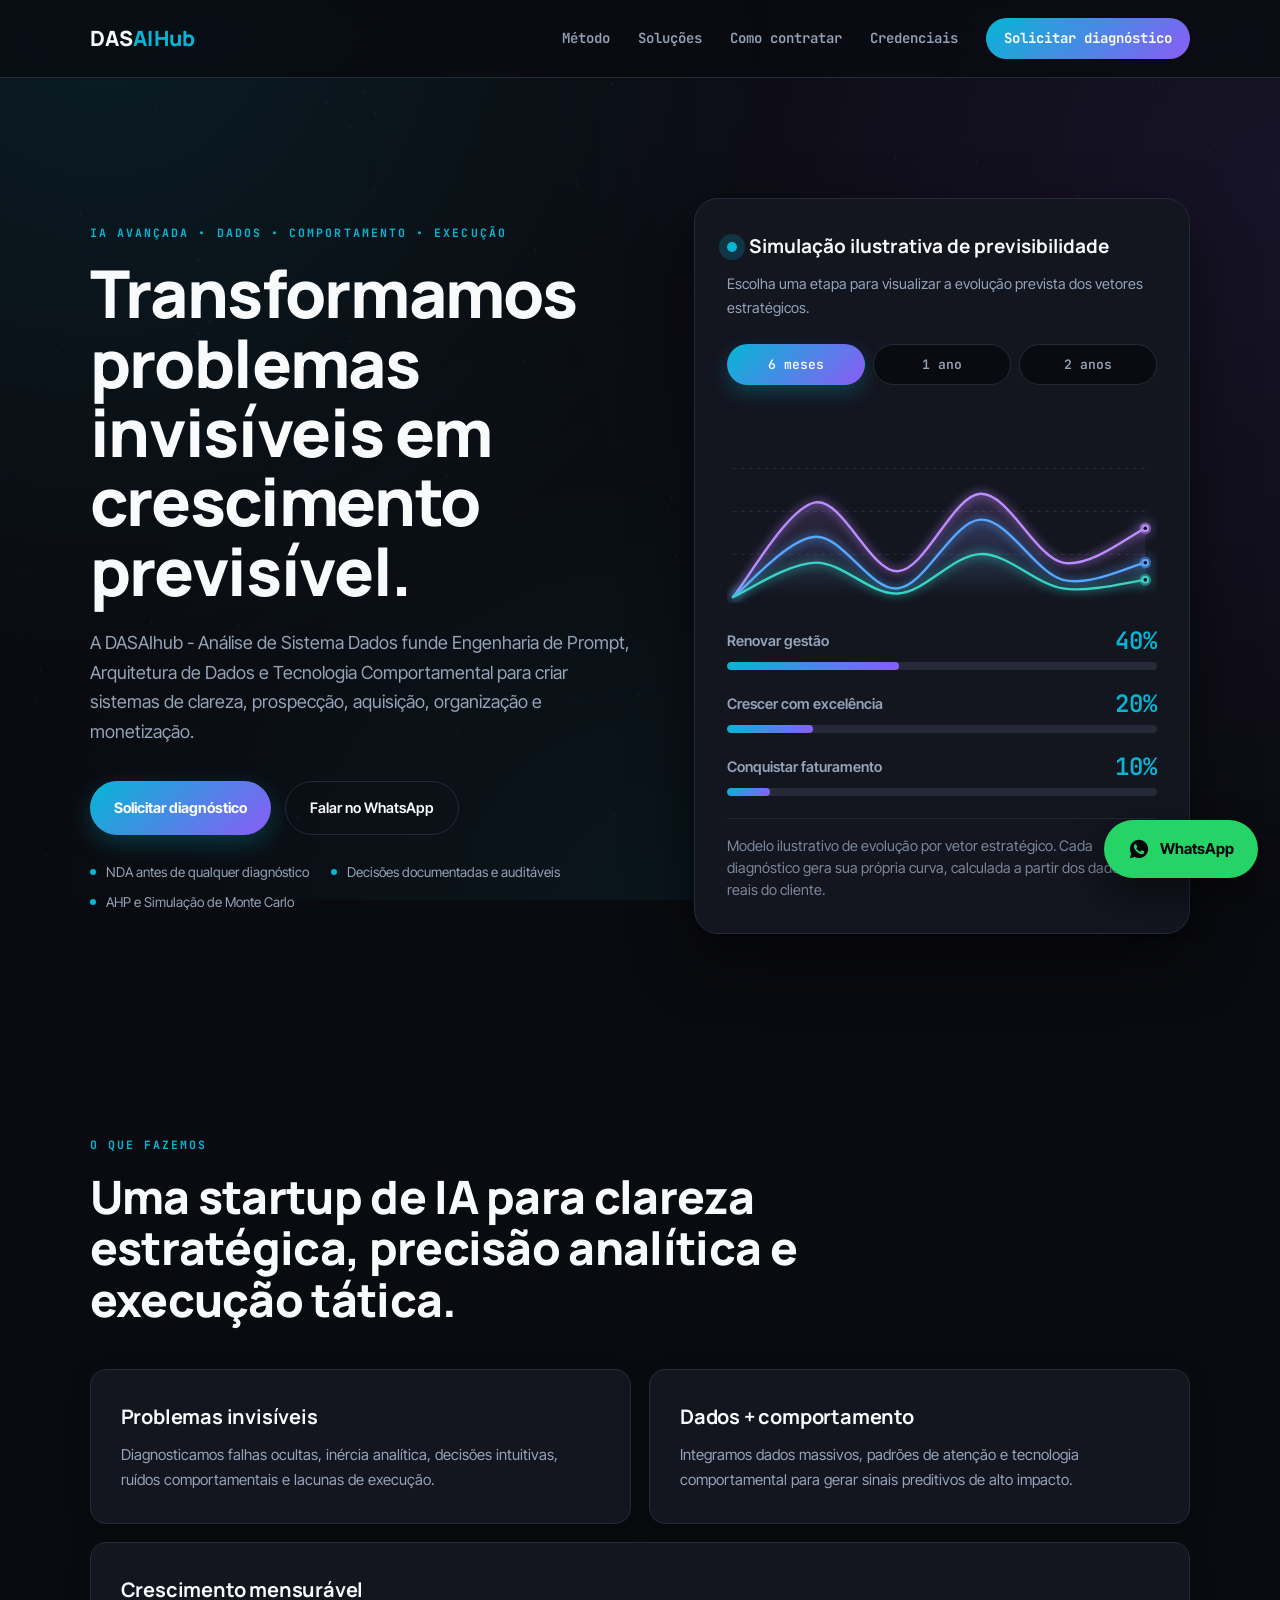
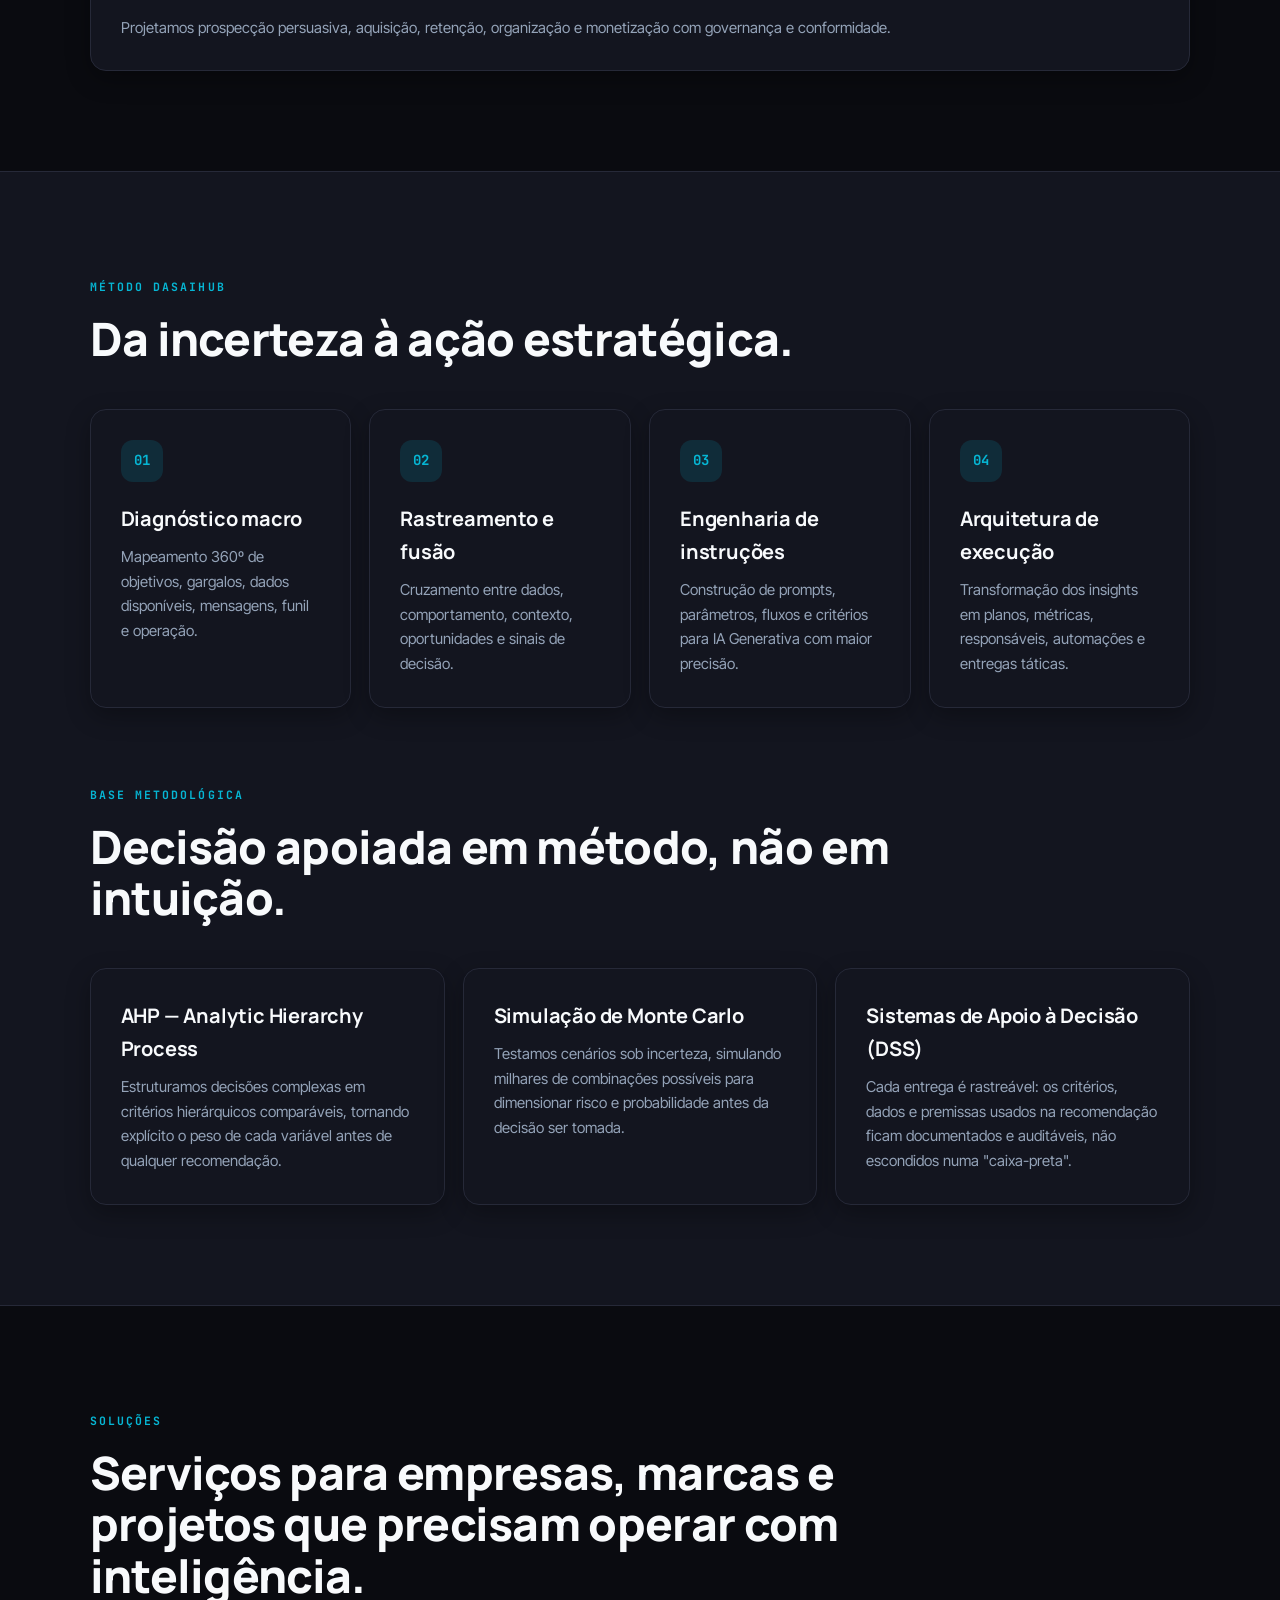
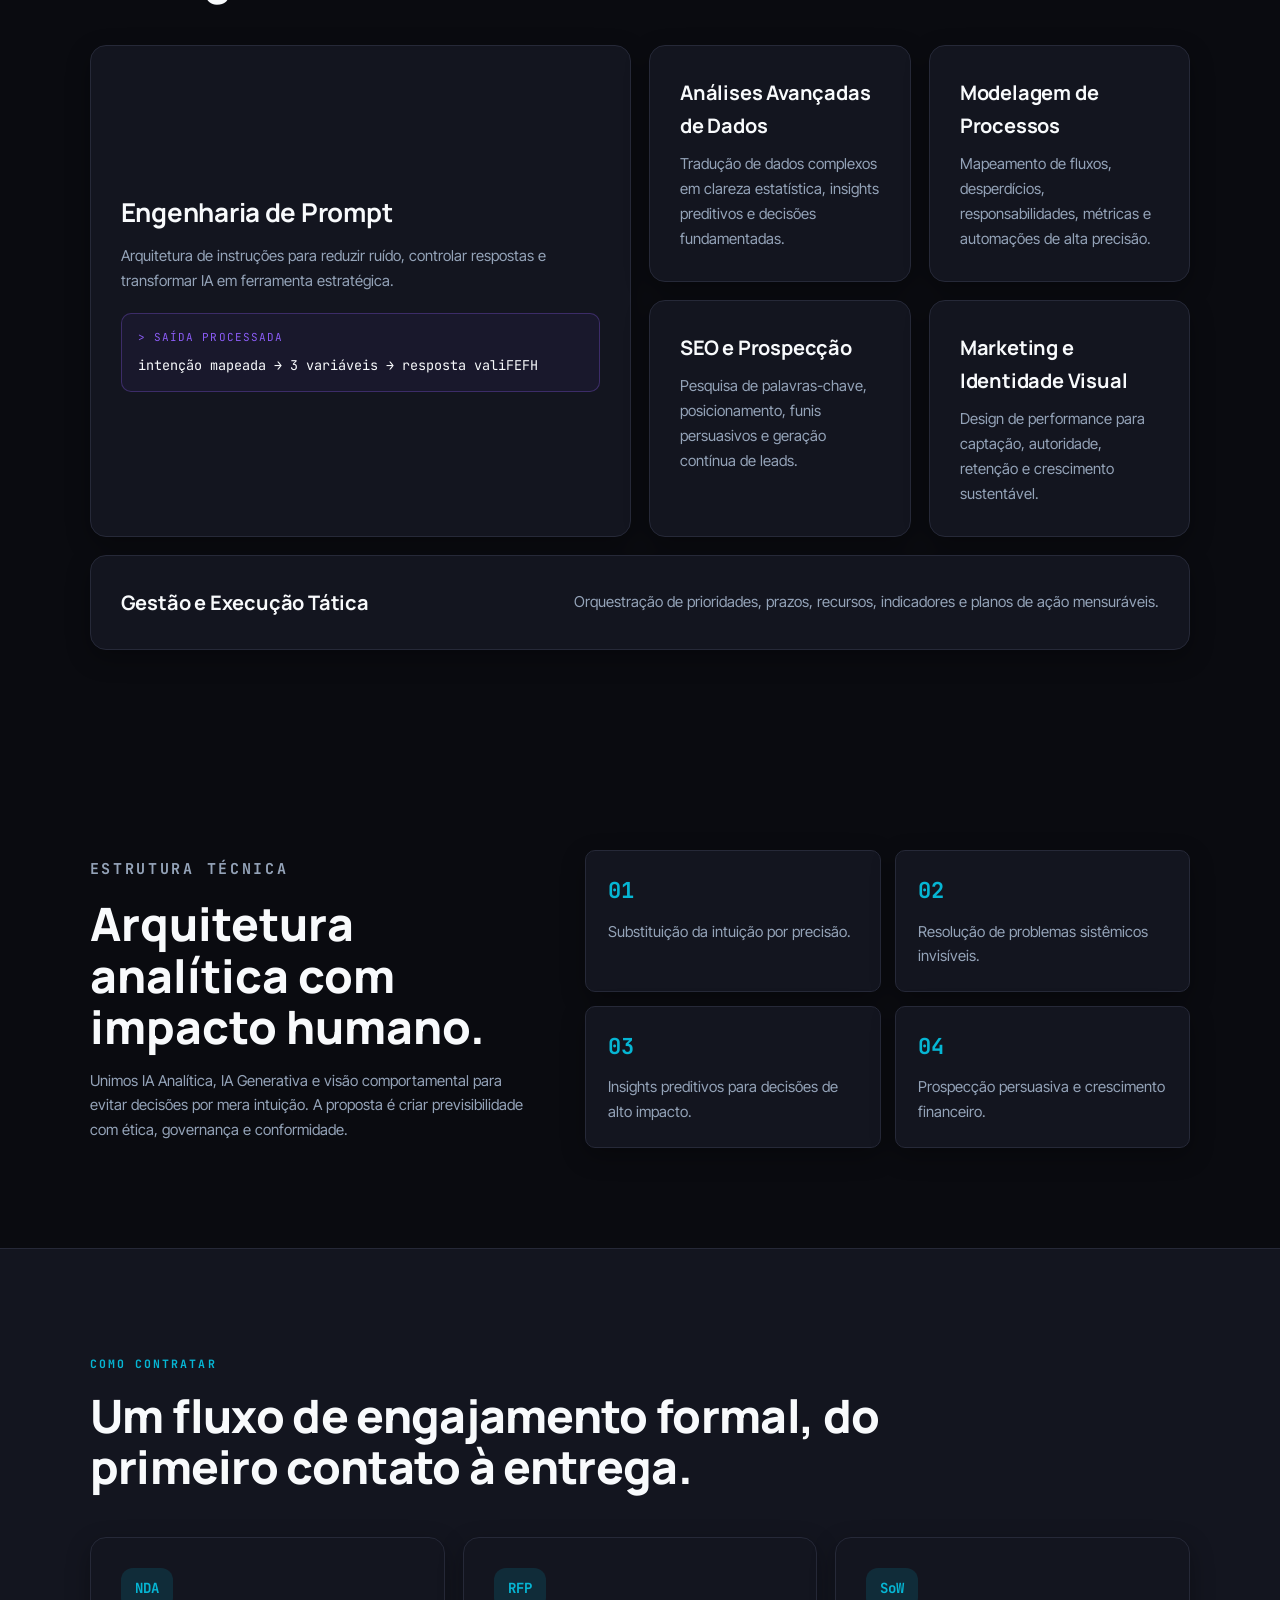
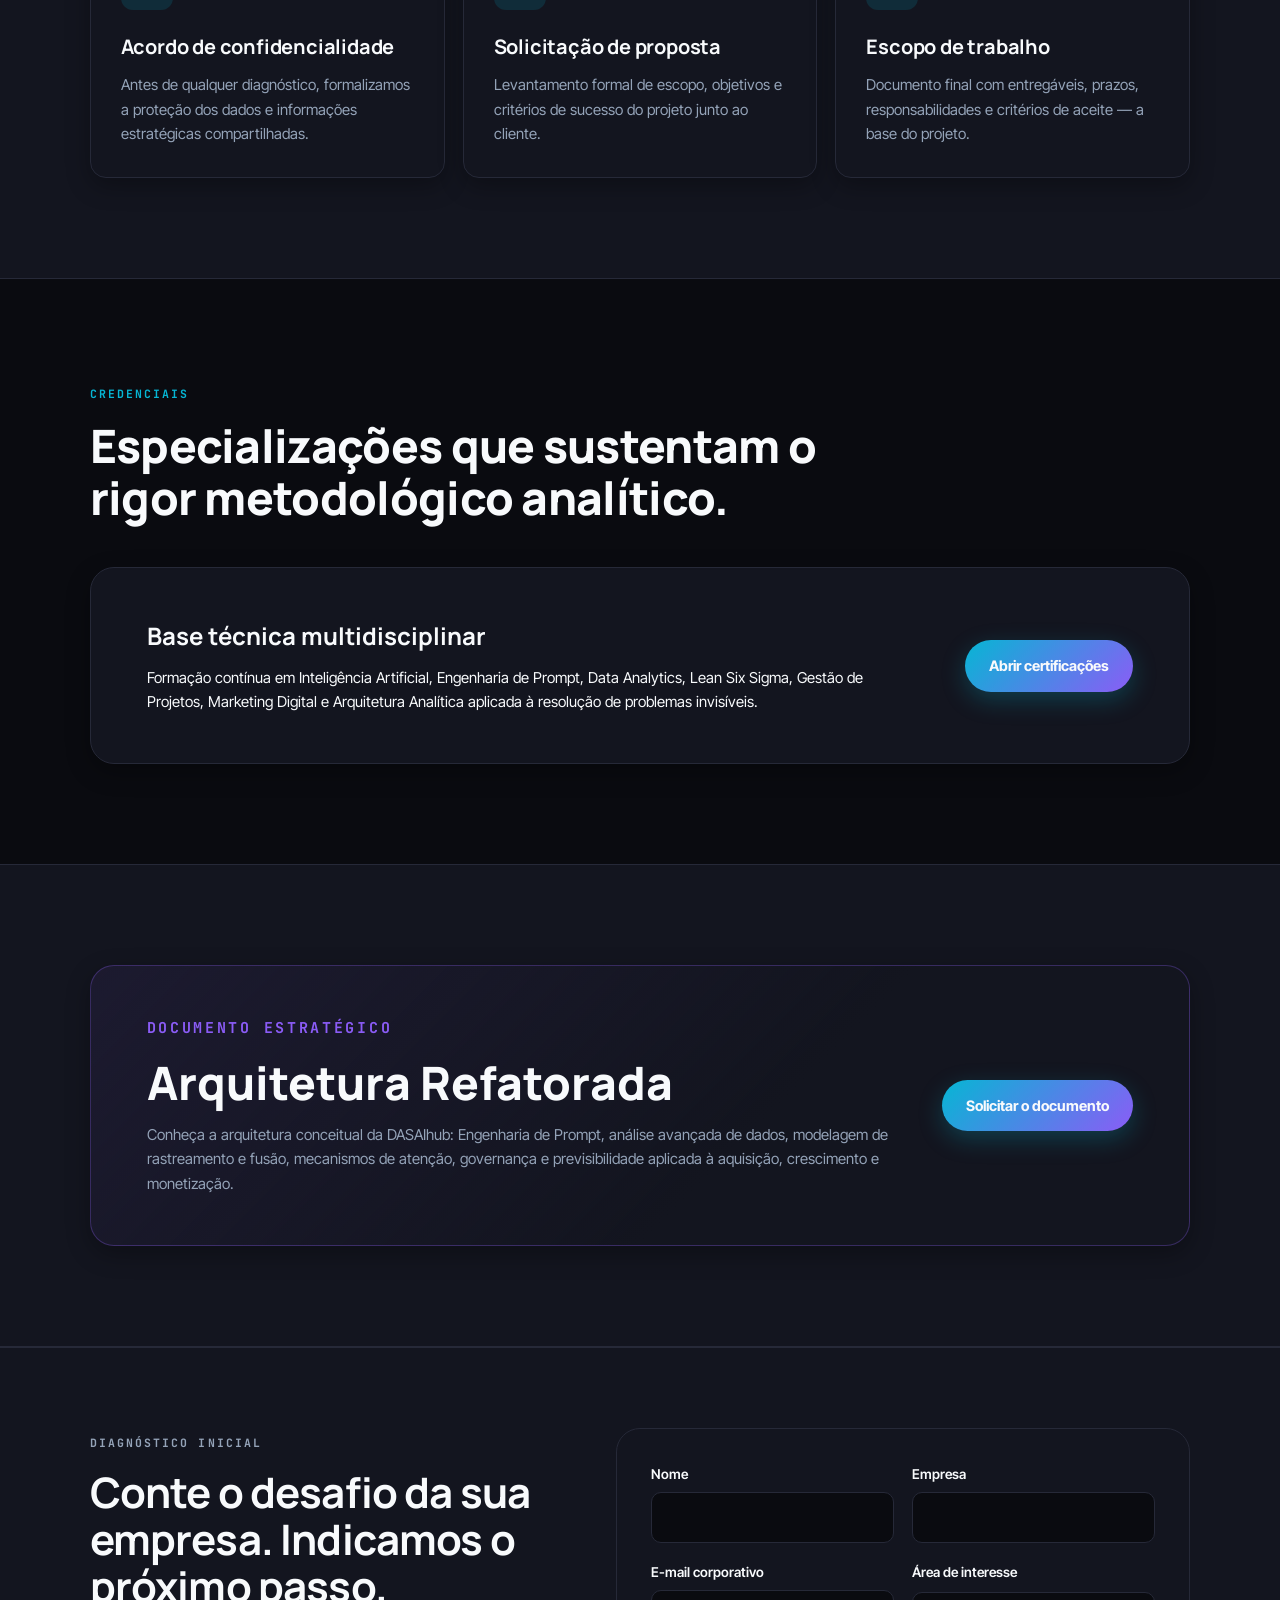
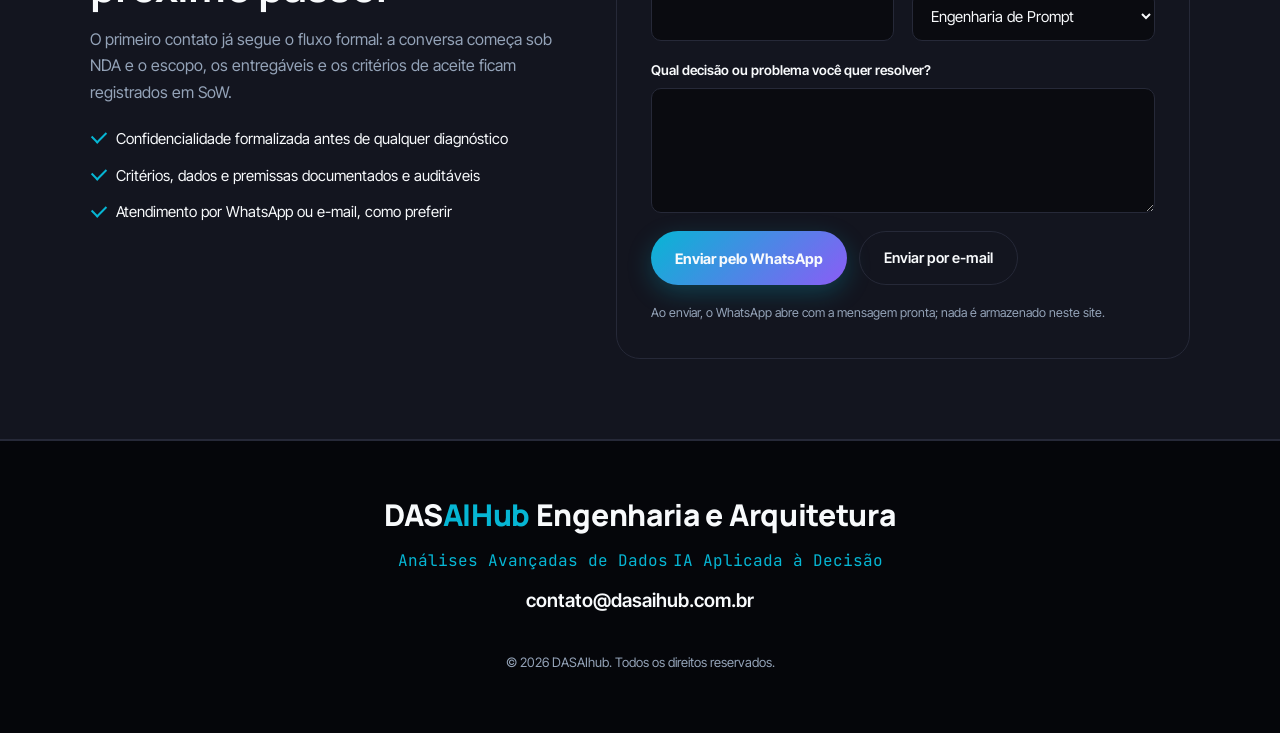
<file: index.html>
<!DOCTYPE html>
<html lang="pt-BR">
<head>
  <meta charset="UTF-8" />
  <meta name="viewport" content="width=device-width, initial-scale=1.0" />
  <meta name="description" content="DASAIhub: startup de Inteligência Artificial, Engenharia de Prompt, Arquitetura de Dados e análises avançadas para transformar problemas invisíveis em crescimento previsível." />
  <meta name="keywords" content="DASAIhub, inteligência artificial, engenharia de prompt, análise de dados, IA generativa, automação, prospecção com IA, dados comportamentais" />
  <meta name="author" content="DASAIhub" />

  <!-- Open Graph -->
  <meta property="og:title" content="DASAIhub | IA, Dados e Engenharia de Prompt" />
  <meta property="og:description" content="Transformamos problemas invisíveis em sistemas previsíveis de aquisição, crescimento e monetização." />
  <meta property="og:type" content="website" />
  <meta property="og:url" content="https://dasaihub.com.br" />
  <meta property="og:locale" content="pt_BR" />
  <meta property="og:site_name" content="DASAIhub" />
  <meta property="og:image" content="https://dasaihub.com.br/assets/og-image.jpg" />
  <meta property="og:image:width" content="1200" />
  <meta property="og:image:height" content="630" />
  <meta property="og:image:alt" content="DASAIhub — IA, Dados e Engenharia de Prompt" />

  <!-- Twitter / X Card -->
  <meta name="twitter:card" content="summary_large_image" />
  <meta name="twitter:title" content="DASAIhub | IA, Dados e Engenharia de Prompt" />
  <meta name="twitter:description" content="Transformamos problemas invisíveis em sistemas previsíveis de aquisição, crescimento e monetização." />
  <meta name="twitter:image" content="https://dasaihub.com.br/assets/og-image.jpg" />

  <link rel="canonical" href="https://dasaihub.com.br/" />
  <meta name="theme-color" content="#0A0B10" />
  <title>DASAIhub | IA, Engenharia de Prompt e Análises Avançadas</title>
  <link rel="preconnect" href="https://fonts.googleapis.com" />
  <link rel="preconnect" href="https://fonts.gstatic.com" crossorigin />
  <link href="https://fonts.googleapis.com/css2?family=Inter+Tight:wght@400;500;600;700&family=Manrope:wght@500;600;700;800&family=JetBrains+Mono:wght@400;500;600&display=swap" rel="stylesheet" />
  <link rel="stylesheet" href="style.css" />

  <noscript>
    <style>.reveal { opacity: 1 !important; transform: none !important; filter: none !important; }</style>
  </noscript>

  <script type="application/ld+json">
  {
    "@context": "https://schema.org",
    "@type": "ProfessionalService",
    "name": "DASAIhub",
    "url": "https://dasaihub.com.br",
    "description": "Consultoria em Inteligência Artificial, Engenharia de Prompt, Arquitetura Refaturada de Dados e Sistemas de Apoio à Decisão (AHP e Simulação de Monte Carlo).",
    "email": "contato@dasaihub.com.br",
    "areaServed": "BR",
    "knowsAbout": [
      "Inteligência Artificial",
      "Engenharia de Prompt",
      "Sistemas de Apoio à Decisão",
      "Analytic Hierarchy Process",
      "Simulação de Monte Carlo",
      "Análise de Dados"
    ]
  }
  </script>
</head>
<body>
  <canvas id="meshBg" aria-hidden="true"></canvas>

  <header class="site-header">
    <a href="#inicio" class="brand brand-wordmark" aria-label="DASAIhub início">
      <span class="brand-text">DAS<span>AIHub</span></span>
    </a>

    <button class="menu-button" id="menuButton" aria-label="Abrir menu" aria-expanded="false">
      <span></span><span></span><span></span>
    </button>

    <nav class="nav" id="nav">
      <a href="#metodo">Método</a>
      <a href="#solucoes">Soluções</a>
      <a href="#processo">Como contratar</a>
      <a href="#certificacoes">Credenciais</a>
      <a href="#contato" class="nav-cta">Solicitar diagnóstico</a>
    </nav>
  </header>

  <main>
    <section class="hero" id="inicio">
      <div class="hero-content">
        <p class="eyebrow reveal">IA avançada • Dados • Comportamento • Execução</p>
        <h1 class="reveal">Transformamos problemas invisíveis em crescimento previsível.</h1>
        <p class="hero-text reveal">
          A DASAIhub - Análise de Sistema Dados funde Engenharia de Prompt, Arquitetura de Dados e Tecnologia Comportamental para criar sistemas de clareza, prospecção, aquisição, organização e monetização.
        </p>
        <div class="actions reveal">
          <a class="btn primary" href="#contato">Solicitar diagnóstico</a>
          <a class="btn ghost" href="https://wa.me/5515997963306?text=Ol%C3%A1%2C%20quero%20uma%20an%C3%A1lise%20da%20DASAIhub." target="_blank" rel="noopener">Falar no WhatsApp</a>
        </div>
        <ul class="trust-line reveal" aria-label="Como trabalhamos">
          <li>NDA antes de qualquer diagnóstico</li>
          <li>Decisões documentadas e auditáveis</li>
          <li>AHP e Simulação de Monte Carlo</li>
        </ul>
      </div>

      <aside class="hero-panel previsibilidade-card reveal" aria-label="Gráfico de previsibilidade DASAIhub">
        <div class="panel-top">
          <span class="pulse"></span>
          <strong>Simulação ilustrativa de previsibilidade</strong>
        </div>
        <p>Escolha uma etapa para visualizar a evolução prevista dos vetores estratégicos.</p>

        <div class="stage-buttons" role="group" aria-label="Selecionar período de projeção">
          <button type="button" id="btn6m" data-stage="6m" aria-pressed="true">6 meses</button>
          <button type="button" id="btn1a" data-stage="1a" aria-pressed="false">1 ano</button>
          <button type="button" id="btn2a" data-stage="2a" aria-pressed="false">2 anos</button>
        </div>

        <div class="forecast-graph" id="forecastChart" role="img" aria-label="Gráfico de evolução dos vetores estratégicos"></div>

        <div class="forecast-item">
          <div class="forecast-top">
            <span>Renovar gestão</span>
            <strong id="gestaoValue">40%</strong>
          </div>
          <div class="forecast-bar"><div class="forecast-fill" id="gestaoBar"></div></div>
        </div>

        <div class="forecast-item">
          <div class="forecast-top">
            <span>Crescer com excelência</span>
            <strong id="excelenciaValue">20%</strong>
          </div>
          <div class="forecast-bar"><div class="forecast-fill" id="excelenciaBar"></div></div>
        </div>

        <div class="forecast-item">
          <div class="forecast-top">
            <span>Conquistar faturamento</span>
            <strong id="faturamentoValue">10%</strong>
          </div>
          <div class="forecast-bar"><div class="forecast-fill" id="faturamentoBar"></div></div>
        </div>

        <p class="forecast-disclaimer">Modelo ilustrativo de evolução por vetor estratégico. Cada diagnóstico gera sua própria curva, calculada a partir dos dados reais do cliente.</p>
      </aside>
    </section>

    <section class="section intro" id="sobre">
      <div class="section-title reveal">
        <p class="eyebrow">O que fazemos</p>
        <h2>Uma startup de IA para clareza estratégica, precisão analítica e execução tática.</h2>
      </div>
      <div class="bento-grid bento-intro">
        <article class="glass reveal">
          <h3>Problemas invisíveis</h3>
          <p>Diagnosticamos falhas ocultas, inércia analítica, decisões intuitivas, ruídos comportamentais e lacunas de execução.</p>
        </article>
        <article class="glass reveal">
          <h3>Dados + comportamento</h3>
          <p>Integramos dados massivos, padrões de atenção e tecnologia comportamental para gerar sinais preditivos de alto impacto.</p>
        </article>
        <article class="glass reveal">
          <h3>Crescimento mensurável</h3>
          <p>Projetamos prospecção persuasiva, aquisição, retenção, organização e monetização com governança e conformidade.</p>
        </article>
      </div>
    </section>

    <section class="section dark" id="metodo">
      <div class="section-title reveal">
        <p class="eyebrow">Método DASAIhub</p>
        <h2>Da incerteza à ação estratégica.</h2>
      </div>
      <div class="timeline">
        <article class="step reveal"><span>01</span><h3>Diagnóstico macro</h3><p>Mapeamento 360º de objetivos, gargalos, dados disponíveis, mensagens, funil e operação.</p></article>
        <article class="step reveal"><span>02</span><h3>Rastreamento e fusão</h3><p>Cruzamento entre dados, comportamento, contexto, oportunidades e sinais de decisão.</p></article>
        <article class="step reveal"><span>03</span><h3>Engenharia de instruções</h3><p>Construção de prompts, parâmetros, fluxos e critérios para IA Generativa com maior precisão.</p></article>
        <article class="step reveal"><span>04</span><h3>Arquitetura de execução</h3><p>Transformação dos insights em planos, métricas, responsáveis, automações e entregas táticas.</p></article>
      </div>

      <div class="section-title method-pillars-title reveal">
        <p class="eyebrow">Base metodológica</p>
        <h2>Decisão apoiada em método, não em intuição.</h2>
      </div>
      <div class="bento-grid method-pillars">
        <article class="glass reveal">
          <h3>AHP — Analytic Hierarchy Process</h3>
          <p>Estruturamos decisões complexas em critérios hierárquicos comparáveis, tornando explícito o peso de cada variável antes de qualquer recomendação.</p>
        </article>
        <article class="glass reveal">
          <h3>Simulação de Monte Carlo</h3>
          <p>Testamos cenários sob incerteza, simulando milhares de combinações possíveis para dimensionar risco e probabilidade antes da decisão ser tomada.</p>
        </article>
        <article class="glass reveal">
          <h3>Sistemas de Apoio à Decisão (DSS)</h3>
          <p>Cada entrega é rastreável: os critérios, dados e premissas usados na recomendação ficam documentados e auditáveis, não escondidos numa "caixa-preta".</p>
        </article>
      </div>
    </section>

    <section class="section" id="solucoes">
      <div class="section-title reveal">
        <p class="eyebrow">Soluções</p>
        <h2>Serviços para empresas, marcas e projetos que precisam operar com inteligência.</h2>
      </div>
      <div class="bento-grid bento-solutions">
        <article class="card reveal">
          <h3>Engenharia de Prompt</h3>
          <p>Arquitetura de instruções para reduzir ruído, controlar respostas e transformar IA em ferramenta estratégica.</p>
          <div class="prompt-demo">
            <span class="prompt-demo-label">&gt; saída processada</span>
            <p class="prompt-demo-text" data-text="intenção mapeada → 3 variáveis → resposta validada">intenção mapeada → 3 variáveis → resposta validada</p>
          </div>
        </article>
        <article class="card reveal"><h3>Análises Avançadas de Dados</h3><p>Tradução de dados complexos em clareza estatística, insights preditivos e decisões fundamentadas.</p></article>
        <article class="card reveal"><h3>Modelagem de Processos</h3><p>Mapeamento de fluxos, desperdícios, responsabilidades, métricas e automações de alta precisão.</p></article>
        <article class="card reveal"><h3>SEO e Prospecção</h3><p>Pesquisa de palavras-chave, posicionamento, funis persuasivos e geração contínua de leads.</p></article>
        <article class="card reveal"><h3>Marketing e Identidade Visual</h3><p>Design de performance para captação, autoridade, retenção e crescimento sustentável.</p></article>
        <article class="card reveal"><h3>Gestão e Execução Tática</h3><p>Orquestração de prioridades, prazos, recursos, indicadores e planos de ação mensuráveis.</p></article>
      </div>
    </section>

    <section class="section proof" id="prova">
      <div class="proof-copy reveal">
        <p class="eyebrow">Estrutura técnica</p>
        <h2>Arquitetura analítica com impacto humano.</h2>
        <p>Unimos IA Analítica, IA Generativa e visão comportamental para evitar decisões por mera intuição. A proposta é criar previsibilidade com ética, governança e conformidade.</p>
      </div>
      <div class="proof-list reveal">
        <div><strong>01</strong><span>Substituição da intuição por precisão.</span></div>
        <div><strong>02</strong><span>Resolução de problemas sistêmicos invisíveis.</span></div>
        <div><strong>03</strong><span>Insights preditivos para decisões de alto impacto.</span></div>
        <div><strong>04</strong><span>Prospecção persuasiva e crescimento financeiro.</span></div>
      </div>
    </section>

    <section class="section dark" id="processo">
      <div class="section-title reveal">
        <p class="eyebrow">Como contratar</p>
        <h2>Um fluxo de engajamento formal, do primeiro contato à entrega.</h2>
      </div>
      <div class="timeline engagement-flow">
        <article class="step reveal"><span>NDA</span><h3>Acordo de confidencialidade</h3><p>Antes de qualquer diagnóstico, formalizamos a proteção dos dados e informações estratégicas compartilhadas.</p></article>
        <article class="step reveal"><span>RFP</span><h3>Solicitação de proposta</h3><p>Levantamento formal de escopo, objetivos e critérios de sucesso do projeto junto ao cliente.</p></article>
        <article class="step reveal"><span>SoW</span><h3>Escopo de trabalho</h3><p>Documento final com entregáveis, prazos, responsabilidades e critérios de aceite — a base do projeto.</p></article>
      </div>
    </section>

    <section class="section credentials" id="certificacoes">
      <div class="section-title reveal">
        <p class="eyebrow">Credenciais</p>
        <h2>Especializações que sustentam o rigor metodológico analítico.</h2>
      </div>
      <div class="resource-card reveal">
        <div>
          <h3>Base técnica multidisciplinar</h3>
          <p>Formação contínua em Inteligência Artificial, Engenharia de Prompt, Data Analytics, Lean Six Sigma, Gestão de Projetos, Marketing Digital e Arquitetura Analítica aplicada à resolução de problemas invisíveis.</p>
        </div>
        <a class="btn primary" href="https://canva.link/m1ktxt86hv94vg9" target="_blank" rel="noopener">Abrir certificações</a>
      </div>
    </section>

    <section class="section analytical-pdf" id="analitico">
      <div class="resource-card dark-resource reveal">
        <div>
          <p class="eyebrow">Documento estratégico</p>
          <h2>Arquitetura Refatorada</h2>
          <p>Conheça a arquitetura conceitual da DASAIhub: Engenharia de Prompt, análise avançada de dados, modelagem de rastreamento e fusão, mecanismos de atenção, governança e previsibilidade aplicada à aquisição, crescimento e monetização.</p>
        </div>
        <a class="btn primary" href="#contato" data-interest="Documento Arquitetura Refatorada">Solicitar o documento</a>
      </div>
    </section>

    <section class="section contact" id="contato">
      <div class="contact-grid">
        <div class="contact-copy reveal">
          <p class="eyebrow">Diagnóstico inicial</p>
          <h2>Conte o desafio da sua empresa. Indicamos o próximo passo.</h2>
          <p>O primeiro contato já segue o fluxo formal: a conversa começa sob NDA e o escopo, os entregáveis e os critérios de aceite ficam registrados em SoW.</p>
          <ul class="contact-points">
            <li>Confidencialidade formalizada antes de qualquer diagnóstico</li>
            <li>Critérios, dados e premissas documentados e auditáveis</li>
            <li>Atendimento por WhatsApp ou e-mail, como preferir</li>
          </ul>
        </div>
        <form class="contact-form reveal" id="leadForm">
          <div class="field"><label for="lfNome">Nome</label><input id="lfNome" name="nome" type="text" autocomplete="name" required /></div>
          <div class="field"><label for="lfEmpresa">Empresa</label><input id="lfEmpresa" name="empresa" type="text" autocomplete="organization" required /></div>
          <div class="field"><label for="lfEmail">E-mail corporativo</label><input id="lfEmail" name="email" type="email" autocomplete="email" required /></div>
          <div class="field"><label for="lfArea">Área de interesse</label>
            <select id="lfArea" name="area">
              <option>Engenharia de Prompt</option>
              <option>Análises Avançadas de Dados</option>
              <option>Modelagem de Processos</option>
              <option>SEO e Prospecção</option>
              <option>Marketing e Identidade Visual</option>
              <option>Gestão e Execução Tática</option>
              <option>Documento Arquitetura Refatorada</option>
              <option>Ainda não sei</option>
            </select>
          </div>
          <div class="field wide"><label for="lfMsg">Qual decisão ou problema você quer resolver?</label><textarea id="lfMsg" name="mensagem" rows="4" required></textarea></div>
          <div class="form-actions wide">
            <button class="btn primary" type="submit">Enviar pelo WhatsApp</button>
            <a class="btn ghost" id="lfMail" href="mailto:contato@dasaihub.com.br">Enviar por e-mail</a>
          </div>
          <p class="form-note wide">Ao enviar, o WhatsApp abre com a mensagem pronta; nada é armazenado neste site.</p>
        </form>
      </div>
    </section>

  </main>

  <footer class="footer professional-footer">
    <div class="footer-inner">
      <h2><span class="brand-text">DAS<span>AIHub</span></span> Engenharia e Arquitetura</h2>
      <p class="footer-services">Análises Avançadas de Dados <span>IA Aplicada à Decisão</span></p>
      <p><a href="mailto:contato@dasaihub.com.br">contato@dasaihub.com.br</a></p>
      <div class="footer-links" aria-label="Links úteis">
      </div>
      <p class="copyright">© 2026 DASAIhub. Todos os direitos reservados.</p>
    </div>
  </footer>

  <a class="floating-whatsapp" href="https://wa.me/5515997963306?text=Ol%C3%A1%2C%20quero%20uma%20an%C3%A1lise%20inicial%20da%20DASAIhub." target="_blank" rel="noopener" aria-label="Falar com a DASAIhub pelo WhatsApp">
    <svg viewBox="0 0 24 24" width="22" height="22" fill="currentColor" aria-hidden="true">
      <path d="M12.04 2C6.58 2 2.13 6.45 2.13 11.91c0 1.75.46 3.46 1.32 4.96L2.05 22l5.25-1.38a9.9 9.9 0 0 0 4.74 1.21h.01c5.46 0 9.91-4.45 9.91-9.91 0-2.65-1.03-5.14-2.9-7.01A9.86 9.86 0 0 0 12.04 2Zm5.79 14.11c-.24.68-1.4 1.32-1.94 1.4-.5.08-1.12.11-1.81-.11-.42-.13-.95-.31-1.64-.6-2.88-1.24-4.76-4.14-4.9-4.33-.14-.19-1.17-1.55-1.17-2.96s.73-2.1.99-2.39c.24-.27.53-.34.71-.34.18 0 .35 0 .5.01.16.01.38-.06.59.45.24.58.81 2 .88 2.14.07.14.12.31.02.5-.09.19-.14.31-.28.48-.14.16-.29.36-.42.48-.14.14-.29.29-.12.57.16.28.73 1.2 1.57 1.95 1.08.96 1.99 1.26 2.27 1.4.28.14.45.12.61-.07.17-.19.71-.83.9-1.11.19-.28.38-.23.63-.14.26.09 1.65.78 1.93.92.28.14.47.21.54.33.07.12.07.68-.17 1.36Z"/>
    </svg>
    <span>WhatsApp</span>
  </a>

  <script src="script.js"></script>
</body>
</html>
</file>
<file: style.css>
/* ==========================================================================
   DASAIhub — Design System
   High-Tech / Dark UI — Ciano Elétrico + Roxo Neural sobre Void Black
   ========================================================================== */

:root {
  /* Fundos e superfícies */
  --bg: #0A0B10;                 /* Void Black */
  --surface: #13151F;            /* Dark Slate */
  --surface-2: #171a27;          /* Dark Slate (hover) */
  --border: #262938;             /* Cinza Estrutural */
  --border-strong: rgba(6, 182, 212, 0.45);

  /* Acentos */
  --accent: #06B6D4;             /* Ciano Elétrico — lógica e dados */
  --accent-2: #8B5CF6;           /* Roxo Neural — IA generativa */
  --gradient-signature: linear-gradient(135deg, #06B6D4 0%, #8B5CF6 100%);

  /* Tipografia */
  --text: #F8FAFC;               /* Branco Ártico */
  --muted: #94A3B8;              /* Cinza Mudo */

  --font-display: 'Manrope', sans-serif;
  --font-body: 'Inter Tight', sans-serif;
  --font-mono: 'JetBrains Mono', monospace;

  /* Sistema */
  --radius-lg: 24px;
  --radius-md: 16px;
  --radius-sm: 10px;
  --shadow-lg: 0 25px 60px rgba(0, 0, 0, 0.55);
  --shadow-glow: 0 0 0 1px rgba(6, 182, 212, 0.3), 0 18px 40px rgba(6, 182, 212, 0.14);
  --shadow-glow-2: 0 0 0 1px rgba(139, 92, 246, 0.3), 0 18px 40px rgba(139, 92, 246, 0.14);
  --ease: cubic-bezier(.16,1,.3,1);
}

* { box-sizing: border-box; margin: 0; padding: 0; }
html { scroll-behavior: smooth; }

@media (prefers-reduced-motion: reduce){
  html { scroll-behavior: auto; }
  * { animation-duration: .001ms !important; animation-iteration-count: 1 !important; transition-duration: .001ms !important; }
}

body {
  font-family: var(--font-body);
  background: var(--bg);
  color: var(--text);
  line-height: 1.65;
  -webkit-font-smoothing: antialiased;
  overflow-x: hidden;
  position: relative;
}

a { text-decoration: none; color: inherit; }
img { max-width: 100%; display: block; }
button { font-family: inherit; }

/* Tipografia de Cabeçalhos */
h1, h2, h3, .brand-wordmark {
  font-family: var(--font-display);
  color: var(--text);
}

.eyebrow, .pulse-label {
  font-family: var(--font-mono);
}

::selection { background: rgba(6, 182, 212, 0.3); color: var(--text); }

:focus-visible {
  outline: 2px solid var(--accent);
  outline-offset: 3px;
  border-radius: 6px;
}

body::before {
  content: "";
  position: fixed;
  inset: 0;
  z-index: -2;
  background:
    radial-gradient(circle at 8% 0%, rgba(6, 182, 212, 0.10), transparent 45%),
    radial-gradient(circle at 100% 20%, rgba(139, 92, 246, 0.10), transparent 50%),
    radial-gradient(circle at 50% 100%, rgba(6, 182, 212, 0.06), transparent 55%),
    var(--bg);
}
body::after { display: none; }

/* ==========================================================================
   Malha Cognitiva — Background Interativo (Parallax)
   ========================================================================== */
#meshBg {
  position: fixed;
  inset: 0;
  z-index: -1;
  width: 100vw;
  height: 100vh;
  opacity: 0.05;
  pointer-events: none;
  will-change: transform;
}

/* ==========================================================================
   Header / Navegação
   ========================================================================== */
.site-header {
  position: sticky; top: 0; z-index: 50;
  display: flex; align-items: center; justify-content: space-between;
  padding: 18px 7%;
  background: rgba(10, 11, 16, 0.78);
  backdrop-filter: blur(18px) saturate(140%);
  -webkit-backdrop-filter: blur(18px) saturate(140%);
  border-bottom: 1px solid var(--border);
}
.brand { display: flex; align-items: center; gap: 10px; font-weight: 800; }
.brand-wordmark { font-size: 21px; letter-spacing: .01em; }
.brand-text { color: var(--text); }
.brand-text span { color: var(--accent); }

.menu-button { display: none; flex-direction: column; gap: 5px; background: transparent; border: 0; cursor: pointer; padding: 6px; }
.menu-button span { width: 26px; height: 2px; background: var(--text); border-radius: 10px; transition: transform .25s var(--ease), opacity .25s var(--ease); }

.nav { display: flex; gap: 28px; font-weight: 600; font-size: 14px; font-family: var(--font-mono); }
.nav a { position: relative; color: var(--muted); padding: 4px 0; transition: color .2s var(--ease); }
.nav a::after {
  content: ""; position: absolute; left: 0; bottom: -2px; width: 0; height: 1px;
  background: var(--gradient-signature); transition: width .3s var(--ease);
}
.nav a:hover { color: var(--text); }
.nav a:hover::after { width: 100%; }

/* ==========================================================================
   Hero
   ========================================================================== */
.hero {
  min-height: 92vh;
  display: grid; grid-template-columns: 1.05fr .95fr;
  align-items: center; gap: 56px;
  padding: 120px 7% 96px;
}
.eyebrow {
  display: inline-block;
  font-size: 11.5px; font-weight: 700; text-transform: uppercase; letter-spacing: .18em;
  color: var(--accent); margin-bottom: 16px;
}
.hero h1 {
  font-weight: 800;
  font-size: clamp(36px, 5.2vw, 66px);
  line-height: 1.05; letter-spacing: -.02em;
  max-width: 900px;
}
.hero-text {
  max-width: 680px; color: var(--muted); font-size: 18px; margin: 22px 0 34px;
  font-weight: 400;
}
.actions, .contact-actions { display: flex; gap: 14px; flex-wrap: wrap; }

.btn {
  display: inline-flex; align-items: center; justify-content: center; gap: 8px;
  border-radius: 999px; padding: 14px 24px;
  font-weight: 600; font-size: 14.5px;
  transition: transform .25s var(--ease), box-shadow .25s var(--ease), border-color .25s var(--ease), background .25s var(--ease);
  border: 1px solid transparent;
  white-space: nowrap;
}
.btn:hover { transform: translateY(-2px); }
.btn:active { transform: translateY(0); }

.primary, .contact-filled {
  background: var(--gradient-signature);
  color: var(--text);
  font-weight: 700;
  border: none;
  box-shadow: 0 8px 24px rgba(6, 182, 212, 0.25);
}
.primary:hover, .contact-filled:hover {
  box-shadow: 0 14px 32px rgba(139, 92, 246, 0.3);
}

/* Botão "Contato" — cor sólida (não gradiente), conforme referência aprovada */
.contact-filled {
  background: var(--accent);
  box-shadow: 0 8px 24px rgba(6, 182, 212, 0.35);
}
.contact-filled:hover {
  background: #0891a8;
  box-shadow: 0 14px 32px rgba(6, 182, 212, 0.4);
}

.ghost {
  border-color: var(--border);
  color: var(--text);
  background: transparent;
}
.ghost:hover {
  background: rgba(6, 182, 212, 0.08);
  border-color: var(--accent);
}

/* Painel de previsibilidade */
.hero-panel {
  position: relative;
  background: var(--surface);
  border: 1px solid var(--border);
  border-radius: var(--radius-lg);
  padding: 32px;
  box-shadow: var(--shadow-lg);
}
.panel-top { display: flex; align-items: center; gap: 12px; font-size: 19px; margin-bottom: 10px; font-weight: 600; font-family: var(--font-display); }
.pulse { width: 10px; height: 10px; border-radius: 50%; background: var(--accent); box-shadow: 0 0 0 8px rgba(6, 182, 212, 0.2); animation: pulse 2.4s var(--ease) infinite; }

@keyframes pulse {
  0%, 100% { box-shadow: 0 0 0 6px rgba(6, 182, 212, 0.16); }
  50% { box-shadow: 0 0 0 12px rgba(6, 182, 212, 0.04); }
}

.hero-panel p { color: var(--muted); font-size: 14.5px; }

.stage-buttons { display: flex; gap: 8px; margin: 24px 0 28px; }
.stage-buttons button {
  flex: 1; border: 1px solid var(--border); border-radius: 999px;
  padding: 11px 10px; background: var(--bg); color: var(--muted);
  font-weight: 600; font-size: 13px; font-family: var(--font-mono); cursor: pointer; transition: .25s var(--ease);
}
.stage-buttons button:hover { border-color: var(--accent); color: var(--text); }
.stage-buttons button.active {
  background: var(--gradient-signature); color: var(--text); border-color: transparent;
  box-shadow: 0 8px 20px rgba(6, 182, 212, 0.25);
}

.forecast-graph { position: relative; width: 100%; height: 190px; margin: 4px 0 26px; }
.forecast-graph svg { width: 100%; height: 100%; display: block; overflow: visible; }

.forecast-item { margin: 0 0 22px; }
.forecast-top { display: flex; align-items: center; justify-content: space-between; gap: 16px; margin-bottom: 9px; }
.forecast-top span { color: var(--muted); font-weight: 600; font-size: 14.5px; }
.forecast-top strong { font-size: 24px; line-height: 1; font-family: var(--font-mono); color: var(--accent); font-weight: 600; }
.forecast-bar { width: 100%; height: 8px; background: var(--border); border-radius: 999px; overflow: hidden; }
.forecast-fill { height: 100%; width: 0%; background: var(--gradient-signature); border-radius: 999px; transition: width .8s var(--ease); }

.forecast-disclaimer {
  font-size: 12px; line-height: 1.5; color: var(--muted); opacity: .8;
  border-top: 1px solid var(--border); padding-top: 16px; margin-top: 2px;
}

/* ==========================================================================
   Seções — base
   ========================================================================== */
.section { padding: 100px 7%; position: relative; }
.section-title { max-width: 820px; margin-bottom: 44px; }
.section-title h2 {
  font-size: clamp(28px, 3.6vw, 46px); line-height: 1.12; letter-spacing: -.015em;
  font-weight: 800;
}
.intro { background: transparent; }

/* Alternância de fundo para ritmo de leitura */
.dark, .analytical-pdf, .contact {
  background: var(--surface);
  border-top: 1px solid var(--border);
  border-bottom: 1px solid var(--border);
}

.dark .section-title h2, .dark-resource h2, .contact-box h2 { color: var(--text); }
.credentials { background: transparent; }

/* ==========================================================================
   Bento grids e Cards
   ========================================================================== */
.bento-grid { display: grid; gap: 18px; }

.bento-grid.bento-intro {
  grid-template-columns: 1fr 1fr;
  grid-template-areas:
    "a b"
    "c c";
}
.bento-intro > *:nth-child(1) { grid-area: a; }
.bento-intro > *:nth-child(2) { grid-area: b; }
.bento-intro > *:nth-child(3) { grid-area: c; }

.bento-grid.bento-solutions {
  grid-template-columns: repeat(4, 1fr);
  grid-template-areas:
    "a a b c"
    "a a d e"
    "f f f f";
}
.bento-solutions > *:nth-child(1) { grid-area: a; display: flex; flex-direction: column; justify-content: center; }
.bento-solutions > *:nth-child(2) { grid-area: b; }
.bento-solutions > *:nth-child(3) { grid-area: c; }
.bento-solutions > *:nth-child(4) { grid-area: d; }
.bento-solutions > *:nth-child(5) { grid-area: e; }
.bento-solutions > *:nth-child(6) { grid-area: f; display: flex; align-items: center; gap: 28px; justify-content: space-between; flex-wrap: wrap; }
.bento-solutions > *:nth-child(6) h3 { margin-bottom: 0; flex: 0 0 auto; }
.bento-solutions > *:nth-child(6) p { max-width: 640px; }
.bento-solutions > *:nth-child(1) h3 { font-size: 26px; }

/* Cards - Superfícies elevadas sobre o fundo profundo */
.glass, .card, .step, .proof-list div, .resource-card, .contact-box {
  position: relative;
  background: var(--surface);
  border: 1px solid var(--border);
  border-radius: var(--radius-md);
  padding: 30px;
  box-shadow: 0 8px 24px rgba(0, 0, 0, 0.3);
  transition: transform .3s var(--ease), border-color .3s var(--ease), background .3s var(--ease), box-shadow .3s var(--ease);
}

.glass:hover, .card:hover, .step:hover, .proof-list div:hover {
  transform: translateY(-4px);
  background: var(--surface-2);
  border-color: var(--border-strong);
  box-shadow: var(--shadow-glow);
}

.glass h3, .card h3, .step h3 { font-size: 20px; margin-bottom: 10px; color: var(--text); font-weight: 700; letter-spacing: -.01em; }
.glass p, .card p, .step p, .proof-list span, .proof-copy p, .contact-box p { color: var(--muted); font-size: 15px; }

/* Console de prompt — dentro do card "Engenharia de Prompt" (scramble text) */
.prompt-demo {
  margin-top: 20px;
  border: 1px solid rgba(139, 92, 246, 0.3);
  background: rgba(139, 92, 246, 0.06);
  border-radius: var(--radius-sm);
  padding: 14px 16px;
}
.prompt-demo-label {
  display: block;
  font-family: var(--font-mono);
  font-size: 11px;
  letter-spacing: .1em;
  text-transform: uppercase;
  color: var(--accent-2);
  margin-bottom: 8px;
}
.prompt-demo-text {
  font-family: var(--font-mono) !important;
  font-size: 13.5px !important;
  color: var(--text) !important;
  min-height: 1.4em;
  white-space: pre-wrap;
  word-break: break-word;
}

/* ==========================================================================
   Método — timeline
   ========================================================================== */
.timeline { display: grid; grid-template-columns: repeat(4, 1fr); gap: 18px; }
.step span {
  display: inline-grid; place-items: center; width: 42px; height: 42px; border-radius: 12px;
  background: rgba(6, 182, 212, 0.14); color: var(--accent); font-weight: 700; margin-bottom: 20px;
  font-family: var(--font-mono); font-size: 14px;
}

/* ==========================================================================
   Prova / Estrutura técnica
   ========================================================================== */
.proof { display: grid; grid-template-columns: .85fr 1.15fr; gap: 48px; align-items: center; }
.proof-copy h2 { font-size: clamp(28px, 3.6vw, 46px); line-height: 1.12; margin-bottom: 16px; font-weight: 800; }
.proof-list { display: grid; grid-template-columns: 1fr 1fr; gap: 14px; }
.proof-list div { display: flex; flex-direction: column; gap: 10px; border-radius: var(--radius-sm); padding: 22px; }
.proof-list strong { color: var(--accent); font-family: var(--font-mono); font-size: 22px; font-weight: 700; }

/* ==========================================================================
   Credenciais / PDF analítico
   ========================================================================== */
.resource-card {
  display: flex; align-items: center; justify-content: space-between; gap: 32px;
  border-radius: var(--radius-lg);
  padding: 48px 56px;
  max-width: 1120px;
  margin: 0 auto;
}
.resource-card h3 { font-size: 24px; margin-bottom: 10px; font-weight: 700; }
.resource-card p { max-width: 760px; font-size: 15px; }
.dark-resource {
  border-color: rgba(139, 92, 246, 0.3);
  background: linear-gradient(135deg, rgba(139, 92, 246, 0.08), var(--surface) 60%);
}
.dark-resource h2 { font-size: clamp(28px, 3.6vw, 46px); line-height: 1.12; margin-bottom: 14px; font-weight: 800; }
.dark-resource p { color: var(--muted); }
.dark-resource h2, .dark-resource .eyebrow { color: var(--text); }
.dark-resource .eyebrow { color: var(--accent-2); }

/* ==========================================================================
   Contato
   ========================================================================== */
.contact { padding-top: 80px; padding-bottom: 80px; }
.contact-box {
  max-width: 800px; margin: 0 auto; text-align: center;
  border-radius: var(--radius-lg); padding: 56px 40px;
  background: var(--surface);
  border: 1px solid var(--border);
  box-shadow: 0 8px 24px rgba(0, 0, 0, 0.3);
}
.contact-box h2 {
  max-width: 680px; margin: 0 auto 16px; font-size: clamp(30px, 4.2vw, 48px);
  font-weight: 800; line-height: 1.1;
}
.contact-actions { justify-content: center; margin-top: 28px; }
.single-contact-action { justify-content: center; }

/* ==========================================================================
   Rodapé
   ========================================================================== */
.professional-footer {
  background: #05060A;
  color: var(--muted);
  text-align: center; padding: 56px 7% 34px; border-top: 1px solid var(--border);
}
.footer-inner { max-width: 720px; margin: 0 auto; }
.professional-footer h2 {
  font-size: clamp(22px, 2.4vw, 30px); line-height: 1.2; margin-bottom: 14px;
  font-weight: 800; letter-spacing: -.01em; color: var(--text);
}
.footer-services {
  max-width: 640px; margin: 0 auto 14px; font-size: clamp(14px, 1.4vw, 16px); line-height: 1.7;
  color: var(--accent); font-family: var(--font-mono);
  display: flex; flex-wrap: wrap; justify-content: center; column-gap: 5px;
}
.footer-services span { white-space: nowrap; }
.professional-footer a { color: var(--text); transition: color .2s var(--ease); }
.professional-footer a:hover { color: var(--accent); }
.professional-footer p a { display: inline-block; font-size: clamp(16px, 1.8vw, 19px); line-height: 1.35; font-weight: 600; }

.footer-links {
  display: flex; align-items: center; justify-content: center; gap: 9px;
  margin: 22px 0 16px; color: var(--muted); font-size: clamp(13.5px, 1.3vw, 15px); font-weight: 600;
}
.copyright { max-width: 540px; margin: 0 auto 26px; color: var(--muted); font-size: 13px; line-height: 1.6; }

.floating-whatsapp {
  position: fixed; right: 22px; bottom: 22px; z-index: 80;
  display: inline-flex; align-items: center; justify-content: center; gap: 10px;
  height: 58px; padding: 0 24px; border-radius: 999px;
  background: #25d366; color: #05060A;
  font-weight: 700; font-size: 15px; white-space: nowrap;
  box-shadow: 0 18px 40px rgba(0,0,0,.45);
  transition: transform .25s var(--ease), box-shadow .25s var(--ease);
}
.floating-whatsapp svg { width: 22px; height: 22px; flex-shrink: 0; }
.floating-whatsapp:hover { transform: translateY(-3px) scale(1.03); box-shadow: 0 22px 48px rgba(0,0,0,.55); color: #05060A; }

/* ==========================================================================
   Reveal on scroll
   ========================================================================== */
.reveal {
  opacity: 0;
  transform: translateY(22px);
  transition: opacity .7s var(--ease), transform .7s var(--ease), filter .7s var(--ease);
}
.reveal.visible { opacity: 1; transform: none; filter: blur(0); }

/* Hero — reveal com desfoque (dados sendo processados e clarificados) */
.hero .reveal { filter: blur(10px); }
.hero .reveal.visible { filter: blur(0); }
.hero-content .reveal:nth-child(1) { transition-delay: 0ms; }
.hero-content .reveal:nth-child(2) { transition-delay: 90ms; }
.hero-content .reveal:nth-child(3) { transition-delay: 180ms; }
.hero-content .reveal:nth-child(4) { transition-delay: 260ms; }

/* Staggered fade-up — cascata de carregamento de dados */
.bento-grid > .reveal:nth-child(1), .timeline > .reveal:nth-child(1), .proof-list > .reveal:nth-child(1) { transition-delay: 0ms; }
.bento-grid > .reveal:nth-child(2), .timeline > .reveal:nth-child(2), .proof-list > .reveal:nth-child(2) { transition-delay: 110ms; }
.bento-grid > .reveal:nth-child(3), .timeline > .reveal:nth-child(3), .proof-list > .reveal:nth-child(3) { transition-delay: 220ms; }
.bento-grid > .reveal:nth-child(4), .timeline > .reveal:nth-child(4), .proof-list > .reveal:nth-child(4) { transition-delay: 330ms; }
.bento-grid > .reveal:nth-child(5) { transition-delay: 440ms; }
.bento-grid > .reveal:nth-child(6) { transition-delay: 550ms; }

/* ==========================================================================
   Pilares metodológicos (AHP / Monte Carlo / DSS) — dentro de #metodo
   ========================================================================== */
.method-pillars-title { margin-top: 72px; }
.bento-grid.method-pillars {
  grid-template-columns: repeat(3, 1fr);
}
.method-pillars > .reveal:nth-child(1) { transition-delay: 0ms; }
.method-pillars > .reveal:nth-child(2) { transition-delay: 110ms; }
.method-pillars > .reveal:nth-child(3) { transition-delay: 220ms; }

/* ==========================================================================
   Fluxo de contratação (NDA / RFP / SoW) — reaproveita .timeline/.step,
   mas com 3 colunas em vez de 4 e rótulos textuais no lugar de "01/02..."
   ========================================================================== */
.timeline.engagement-flow { grid-template-columns: repeat(3, 1fr); }
.engagement-flow .step span {
  width: auto;
  min-width: 42px;
  padding: 0 14px;
}

/* ==========================================================================
   Badge de destaque em títulos — largura automática, nunca corta o texto
   (corrige o recorte visto atrás de "DASAIhub" no título de Certificações)
   ========================================================================== */
.hl-badge {
  display: inline-block;
  background: var(--surface-2);
  border: 1px solid var(--border);
  border-radius: 10px;
  padding: 3px 14px;
  white-space: nowrap;
}
.hl-badge .accent { color: var(--accent); }

/* ==========================================================================
   Responsivo
   ========================================================================== */
@media(max-width:920px) {
  .menu-button { display: flex; }
  .nav {
    position: absolute; left: 0; right: 0; top: 100%; display: none; flex-direction: column; gap: 14px;
    background: rgba(10, 11, 16, 0.97); backdrop-filter: blur(20px); padding: 24px 7%; border-bottom: 1px solid var(--border);
  }
  .nav.open { display: flex; }
  .hero, .proof { grid-template-columns: 1fr; }
  .hero { padding-top: 72px; }
  .bento-grid.bento-intro, .bento-grid.bento-solutions { grid-template-columns: 1fr 1fr; grid-template-areas: "a a" "b c" "d e" "f f"; }
  .bento-solutions > *:nth-child(1) { grid-column: span 2; }
  .timeline { grid-template-columns: 1fr 1fr; }
  .bento-grid.method-pillars, .timeline.engagement-flow { grid-template-columns: 1fr 1fr; }
  .proof-list { grid-template-columns: 1fr 1fr; }
  .resource-card { flex-direction: column; align-items: flex-start; }
  .resource-card .btn { width: auto; }
}

@media(max-width:620px) {
  .site-header { padding: 16px 5%; }
  .hero, .section { padding-left: 5%; padding-right: 5%; }
  .hero h1 { font-size: 38px; }
  .hero-text { font-size: 16.5px; }
  .bento-grid.bento-intro, .bento-grid.bento-solutions { grid-template-columns: 1fr; grid-template-areas: "a" "b" "c" "d" "e" "f"; }
  .bento-solutions > *:nth-child(1) { grid-column: auto; }
  .timeline { grid-template-columns: 1fr; }
  .bento-grid.method-pillars, .timeline.engagement-flow { grid-template-columns: 1fr; }
  .proof-list { grid-template-columns: 1fr; }
  .contact-box { padding: 44px 22px; }
  .btn { width: 100%; }
  .footer-links { flex-wrap: wrap; }
  .footer { padding-bottom: 96px; }
  .professional-footer { padding-bottom: 96px; }
  .floating-whatsapp { right: 16px; bottom: 16px; height: 52px; padding: 0 18px; font-size: 14px; }
  .floating-whatsapp svg { width: 19px; height: 19px; }
}


/* ==========================================================================
   Conversão B2B — CTA no header, linha de confiança, contato qualificado
   ========================================================================== */
.nav { align-items: center; }
.nav a.nav-cta { color: var(--text); padding: 9px 18px; border-radius: 999px; background: var(--gradient-signature); font-weight: 700; }
.nav a.nav-cta::after { display: none; }
.btn.ghost { background: transparent; color: var(--text); border-color: var(--border); }
.btn.ghost:hover { border-color: var(--border-strong); background: rgba(6, 182, 212, 0.08); }

.trust-line { list-style: none; display: flex; flex-wrap: wrap; gap: 8px 22px; margin-top: 26px; color: var(--muted); font-size: 13.5px; }
.trust-line li { position: relative; padding-left: 16px; }
.trust-line li::before { content: ""; position: absolute; left: 0; top: .62em; width: 6px; height: 6px; border-radius: 50%; background: var(--accent); }

.contact-grid { display: grid; grid-template-columns: .9fr 1.1fr; gap: 56px; max-width: 1120px; margin: 0 auto; align-items: start; }
.contact-copy h2 { font-size: clamp(28px, 3.4vw, 42px); line-height: 1.12; letter-spacing: -.02em; margin-bottom: 16px; }
.contact-copy > p { color: var(--muted); max-width: 520px; }
.contact-points { list-style: none; margin-top: 22px; display: grid; gap: 12px; }
.contact-points li { position: relative; padding-left: 26px; color: var(--text); font-size: 15px; }
.contact-points li::before { content: ""; position: absolute; left: 2px; top: .3em; width: 12px; height: 7px; border-left: 2px solid var(--accent); border-bottom: 2px solid var(--accent); transform: rotate(-45deg); }

.contact-form { display: grid; grid-template-columns: 1fr 1fr; gap: 18px; background: var(--surface); border: 1px solid var(--border); border-radius: var(--radius-lg); padding: 34px; }
.contact-form .wide { grid-column: 1 / -1; }
.field { display: grid; gap: 7px; }
.field label { font-size: 13.5px; font-weight: 600; color: var(--text); }
.field input, .field select, .field textarea { width: 100%; font: inherit; font-size: 15px; color: var(--text); background: var(--bg); border: 1px solid var(--border); border-radius: var(--radius-sm); padding: 12px 14px; }
.field textarea { resize: vertical; min-height: 110px; }
.field input:focus-visible, .field select:focus-visible, .field textarea:focus-visible, .btn:focus-visible, .nav a:focus-visible { outline: 2px solid var(--accent); outline-offset: 2px; }
.form-actions { display: flex; gap: 12px; flex-wrap: wrap; }
button.btn { cursor: pointer; font-family: inherit; }
.form-note { color: var(--muted); font-size: 12.5px; }

@media (max-width: 920px) { .contact-grid { grid-template-columns: 1fr; gap: 36px; } }
@media (max-width: 620px) { .contact-form { grid-template-columns: 1fr; padding: 24px; } }
</file>
